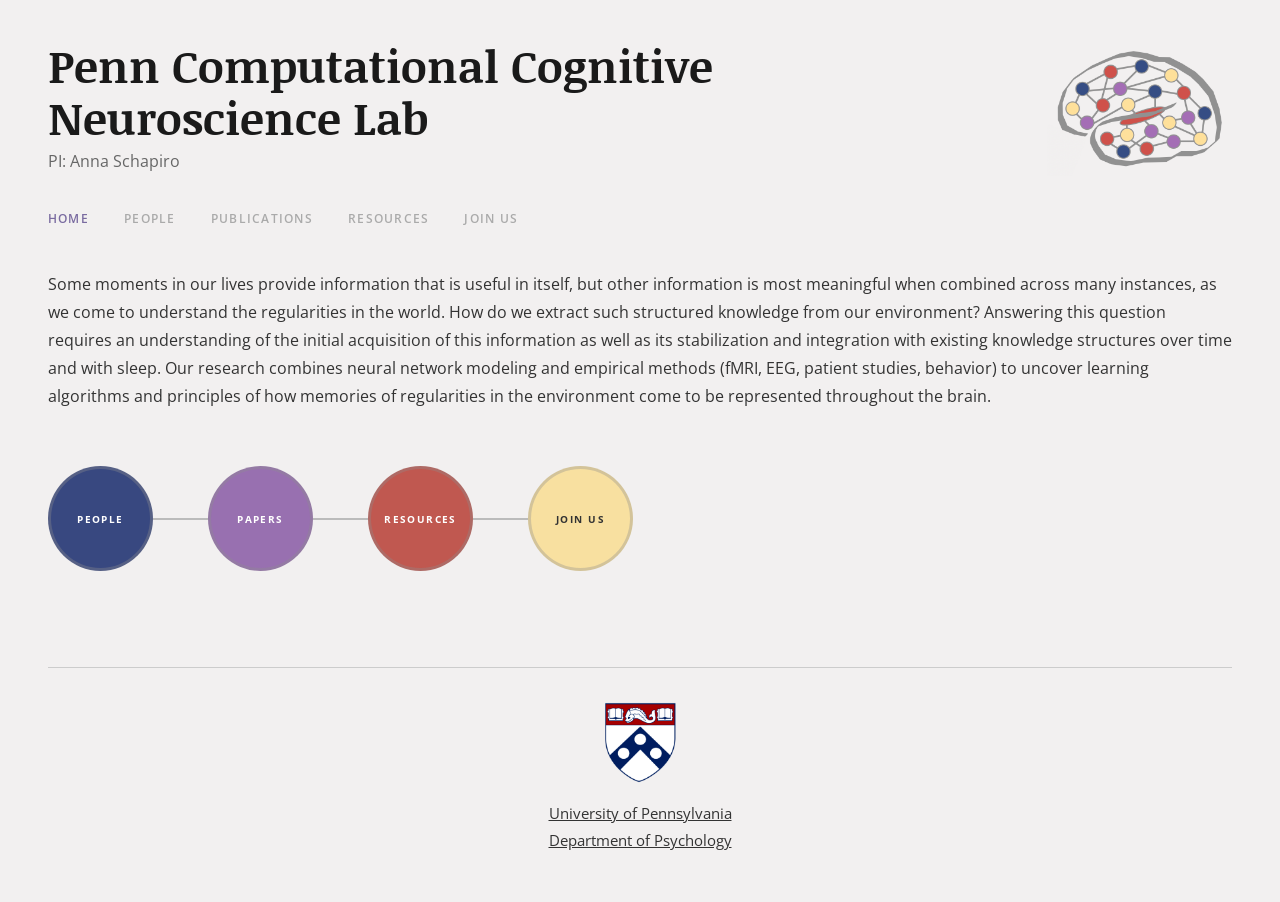
<file: index.html>
<!DOCTYPE html>
<html lang="en">
<head>
  <meta charset="UTF-8" />
  <meta name="viewport" content="width=device-width, initial-scale=1.0" />
  <title>HOME | SchapiroLab</title>
  <link rel="stylesheet" href="styles.css" />
</head>
<body>

<div class="site-header">
  <div>
    <h1 class="site-title">Penn Computational Cognitive<br>Neuroscience Lab</h1>
    <p class="site-subtitle">PI: Anna Schapiro</p>
  </div>
  <img src="images/brain-logo.png" alt="Neural network brain logo" class="brain-logo" />
</div>

<nav class="site-nav">
  <ul>
    <li><a href="index.html" class="active">HOME</a></li>
    <li><a href="people.html">PEOPLE</a></li>
    <li><a href="publications.html">PUBLICATIONS</a></li>
    <li><a href="resources.html">RESOURCES</a></li>
    <li><a href="join-us.html">JOIN US</a></li>
  </ul>
</nav>

<main>
  <p>Some moments in our lives provide information that is useful in itself, but other information is most meaningful when combined across many instances, as we come to understand the regularities in the world. How do we extract such structured knowledge from our environment? Answering this question requires an understanding of the initial acquisition of this information as well as its stabilization and integration with existing knowledge structures over time and with sleep. Our research combines neural network modeling and empirical methods (fMRI, EEG, patient studies, behavior) to uncover learning algorithms and principles of how memories of regularities in the environment come to be represented throughout the brain.</p>

  <div class="circles-row">
    <a href="people.html" class="circle-link circle-navy">PEOPLE</a>
    <div class="circle-connector"></div>
    <a href="publications.html" class="circle-link circle-purple">PAPERS</a>
    <div class="circle-connector"></div>
    <a href="resources.html" class="circle-link circle-red">RESOURCES</a>
    <div class="circle-connector"></div>
    <a href="join-us.html" class="circle-link circle-tan">JOIN US</a>
  </div>
</main>

<footer>
  <hr class="footer-rule" />
  <img src="images/penn-shield.png" alt="University of Pennsylvania shield" class="penn-shield" />
  <a href="https://www.upenn.edu">University of Pennsylvania</a>
  <a href="https://psychology.sas.upenn.edu">Department of Psychology</a>
</footer>

</body>
</html>
</file>
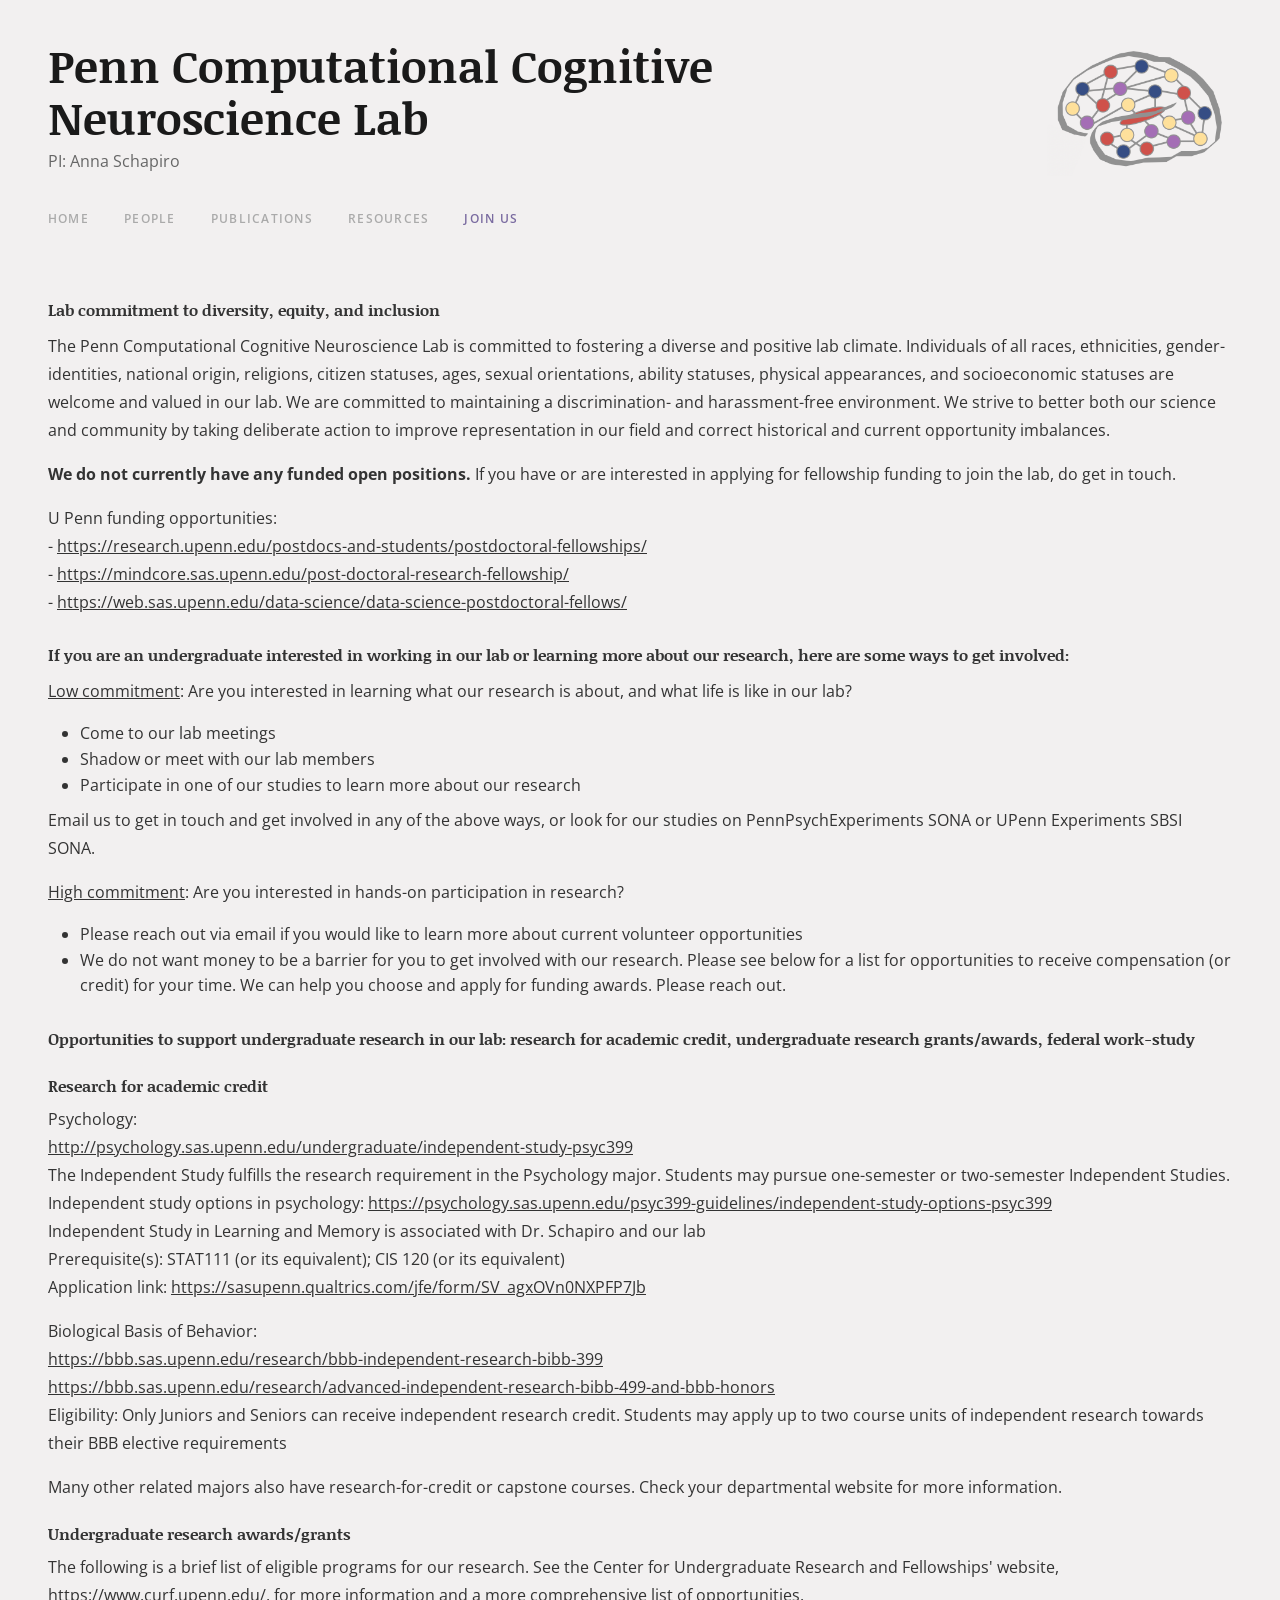
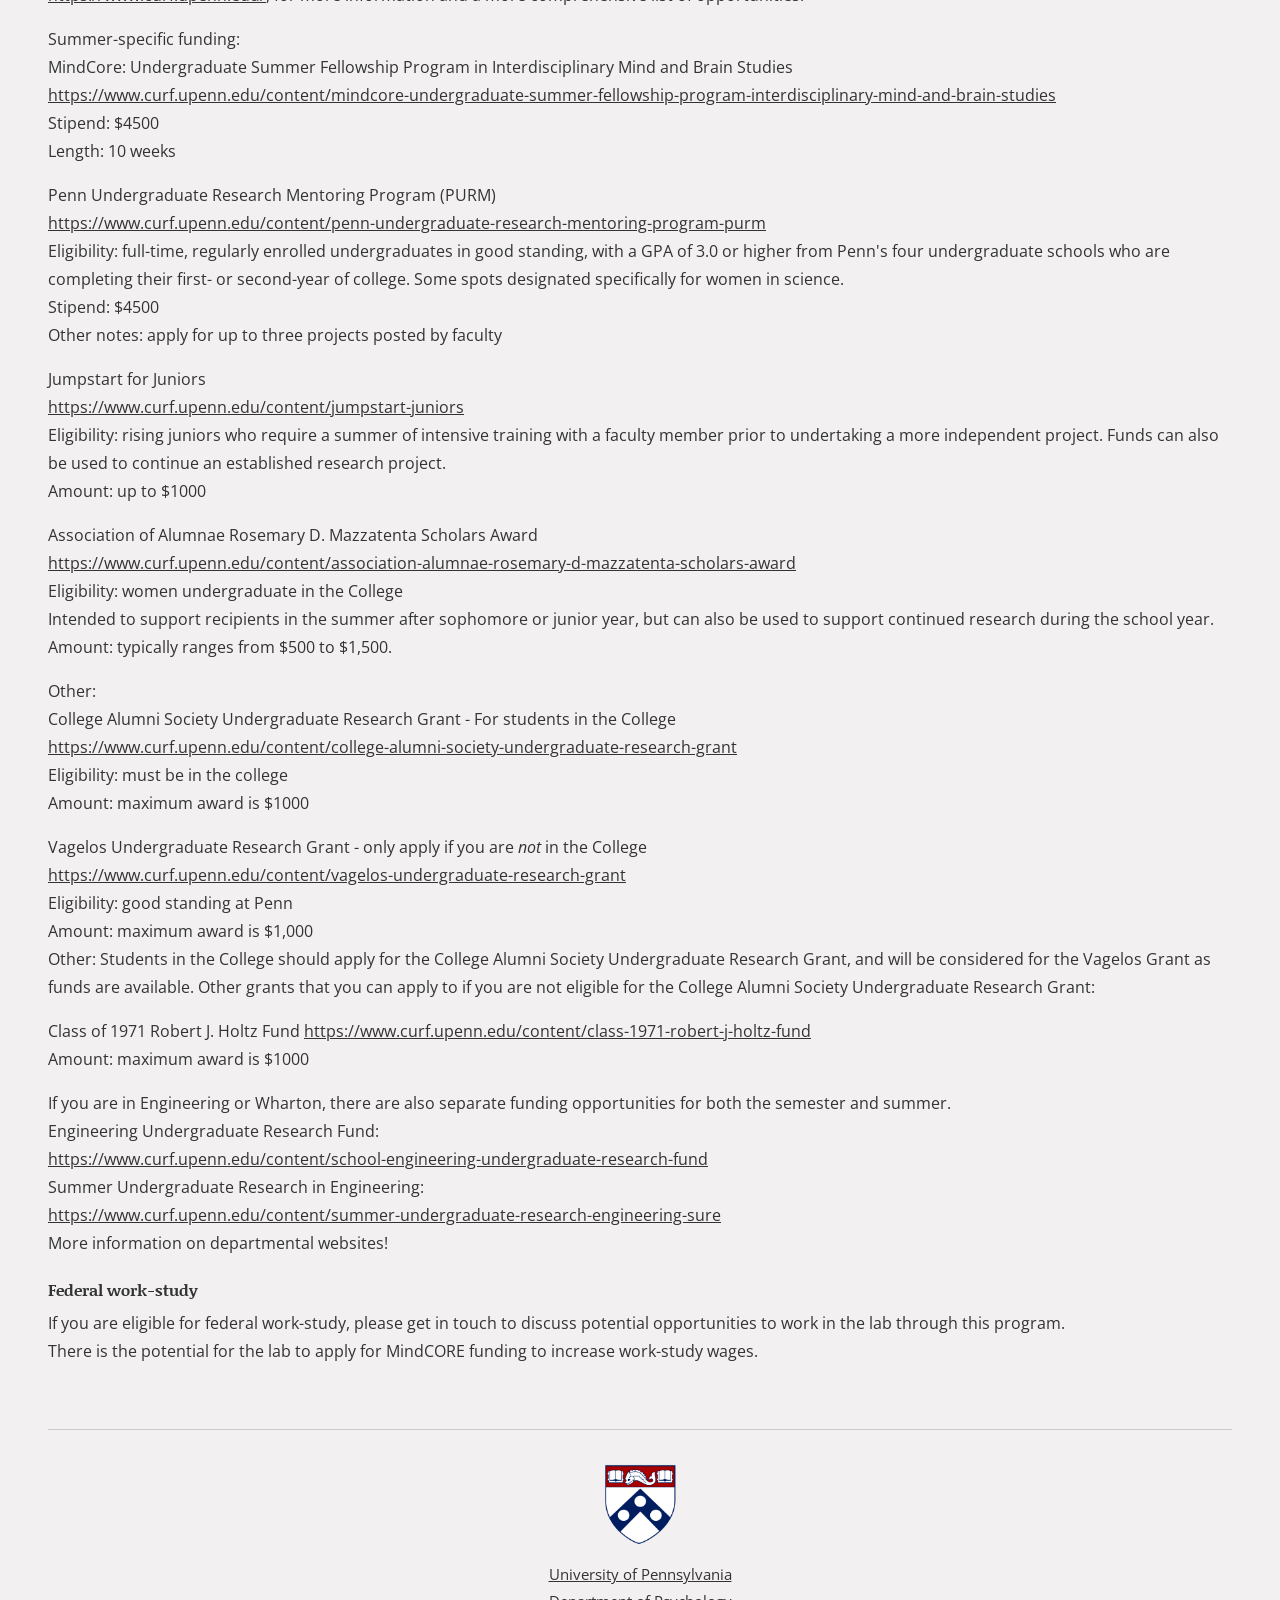
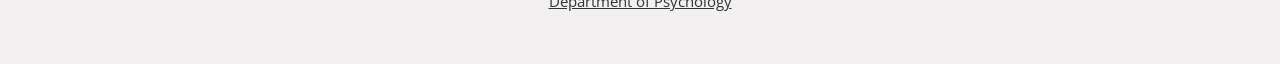
<file: join-us.html>
<!DOCTYPE html>
<html lang="en">
<head>
  <meta charset="UTF-8" />
  <meta name="viewport" content="width=device-width, initial-scale=1.0" />
  <title>JOIN US | SchapiroLab</title>
  <link rel="stylesheet" href="styles.css" />
</head>
<body>

<div class="site-header">
  <div>
    <h1 class="site-title">Penn Computational Cognitive<br>Neuroscience Lab</h1>
    <p class="site-subtitle">PI: Anna Schapiro</p>
  </div>
  <img src="images/brain-logo.png" alt="Neural network brain logo" class="brain-logo" />
</div>

<nav class="site-nav">
  <ul>
    <li><a href="index.html">HOME</a></li>
    <li><a href="people.html">PEOPLE</a></li>
    <li><a href="publications.html">PUBLICATIONS</a></li>
    <li><a href="resources.html">RESOURCES</a></li>
    <li><a href="join-us.html" class="active">JOIN US</a></li>
  </ul>
</nav>

<main>

  <p class="content-h2">Lab commitment to diversity, equity, and inclusion</p>
  <p>The Penn Computational Cognitive Neuroscience Lab is committed to fostering a diverse and positive lab climate. Individuals of all races, ethnicities, gender-identities, national origin, religions, citizen statuses, ages, sexual orientations, ability statuses, physical appearances, and socioeconomic statuses are welcome and valued in our lab. We are committed to maintaining a discrimination- and harassment-free environment. We strive to better both our science and community by taking deliberate action to improve representation in our field and correct historical and current opportunity imbalances.</p>

  <p><strong>We do not currently have any funded open positions.</strong> If you have or are interested in applying for fellowship funding to join the lab, do get in touch.</p>

  <p>U Penn funding opportunities:<br>
  - <a href="https://research.upenn.edu/postdocs-and-students/postdoctoral-fellowships/">https://research.upenn.edu/postdocs-and-students/postdoctoral-fellowships/</a><br>
  - <a href="https://mindcore.sas.upenn.edu/post-doctoral-research-fellowship/">https://mindcore.sas.upenn.edu/post-doctoral-research-fellowship/</a><br>
  - <a href="https://web.sas.upenn.edu/data-science/data-science-postdoctoral-fellows/">https://web.sas.upenn.edu/data-science/data-science-postdoctoral-fellows/</a></p>

  <p class="content-h2">If you are an undergraduate interested in working in our lab or learning more about our research, here are some ways to get involved:</p>

  <p><u>Low commitment</u>: Are you interested in learning what our research is about, and what life is like in our lab?</p>
  <ul style="margin: 0 0 0.5rem 2rem;">
    <li>Come to our lab meetings</li>
    <li>Shadow or meet with our lab members</li>
    <li>Participate in one of our studies to learn more about our research</li>
  </ul>
  <p>Email us to get in touch and get involved in any of the above ways, or look for our studies on PennPsychExperiments SONA or UPenn Experiments SBSI SONA.</p>

  <p><u>High commitment</u>: Are you interested in hands-on participation in research?</p>
  <ul style="margin: 0 0 0.5rem 2rem;">
    <li>Please reach out via email if you would like to learn more about current volunteer opportunities</li>
    <li>We do not want money to be a barrier for you to get involved with our research. Please see below for a list for opportunities to receive compensation (or credit) for your time. We can help you choose and apply for funding awards. Please reach out.</li>
  </ul>

  <p class="content-h2">Opportunities to support undergraduate research in our lab: research for academic credit, undergraduate research grants/awards, federal work-study</p>

  <p class="content-h3">Research for academic credit</p>

  <p>Psychology:<br>
  <a href="http://psychology.sas.upenn.edu/undergraduate/independent-study-psyc399">http://psychology.sas.upenn.edu/undergraduate/independent-study-psyc399</a><br>
  The Independent Study fulfills the research requirement in the Psychology major. Students may pursue one-semester or two-semester Independent Studies.<br>
  Independent study options in psychology: <a href="https://psychology.sas.upenn.edu/psyc399-guidelines/independent-study-options-psyc399">https://psychology.sas.upenn.edu/psyc399-guidelines/independent-study-options-psyc399</a><br>
  Independent Study in Learning and Memory is associated with Dr. Schapiro and our lab<br>
  Prerequisite(s): STAT111 (or its equivalent); CIS 120 (or its equivalent)<br>
  Application link: <a href="https://sasupenn.qualtrics.com/jfe/form/SV_agxOVn0NXPFP7Jb">https://sasupenn.qualtrics.com/jfe/form/SV_agxOVn0NXPFP7Jb</a></p>

  <p>Biological Basis of Behavior:<br>
  <a href="https://bbb.sas.upenn.edu/research/bbb-independent-research-bibb-399">https://bbb.sas.upenn.edu/research/bbb-independent-research-bibb-399</a><br>
  <a href="https://bbb.sas.upenn.edu/research/advanced-independent-research-bibb-499-and-bbb-honors">https://bbb.sas.upenn.edu/research/advanced-independent-research-bibb-499-and-bbb-honors</a><br>
  Eligibility: Only Juniors and Seniors can receive independent research credit. Students may apply up to two course units of independent research towards their BBB elective requirements</p>

  <p>Many other related majors also have research-for-credit or capstone courses. Check your departmental website for more information.</p>

  <p class="content-h3">Undergraduate research awards/grants</p>

  <p>The following is a brief list of eligible programs for our research. See the Center for Undergraduate Research and Fellowships' website, <a href="https://www.curf.upenn.edu/">https://www.curf.upenn.edu/</a>, for more information and a more comprehensive list of opportunities.</p>

  <p>Summer-specific funding:<br>
  MindCore: Undergraduate Summer Fellowship Program in Interdisciplinary Mind and Brain Studies<br>
  <a href="https://www.curf.upenn.edu/content/mindcore-undergraduate-summer-fellowship-program-interdisciplinary-mind-and-brain-studies">https://www.curf.upenn.edu/content/mindcore-undergraduate-summer-fellowship-program-interdisciplinary-mind-and-brain-studies</a><br>
  Stipend: $4500<br>
  Length: 10 weeks</p>

  <p>Penn Undergraduate Research Mentoring Program (PURM)<br>
  <a href="https://www.curf.upenn.edu/content/penn-undergraduate-research-mentoring-program-purm">https://www.curf.upenn.edu/content/penn-undergraduate-research-mentoring-program-purm</a><br>
  Eligibility: full-time, regularly enrolled undergraduates in good standing, with a GPA of 3.0 or higher from Penn's four undergraduate schools who are completing their first- or second-year of college. Some spots designated specifically for women in science.<br>
  Stipend: $4500<br>
  Other notes: apply for up to three projects posted by faculty</p>

  <p>Jumpstart for Juniors<br>
  <a href="https://www.curf.upenn.edu/content/jumpstart-juniors">https://www.curf.upenn.edu/content/jumpstart-juniors</a><br>
  Eligibility: rising juniors who require a summer of intensive training with a faculty member prior to undertaking a more independent project. Funds can also be used to continue an established research project.<br>
  Amount: up to $1000</p>

  <p>Association of Alumnae Rosemary D. Mazzatenta Scholars Award<br>
  <a href="https://www.curf.upenn.edu/content/association-alumnae-rosemary-d-mazzatenta-scholars-award">https://www.curf.upenn.edu/content/association-alumnae-rosemary-d-mazzatenta-scholars-award</a><br>
  Eligibility: women undergraduate in the College<br>
  Intended to support recipients in the summer after sophomore or junior year, but can also be used to support continued research during the school year.<br>
  Amount: typically ranges from $500 to $1,500.</p>

  <p>Other:<br>
  College Alumni Society Undergraduate Research Grant - For students in the College<br>
  <a href="https://www.curf.upenn.edu/content/college-alumni-society-undergraduate-research-grant">https://www.curf.upenn.edu/content/college-alumni-society-undergraduate-research-grant</a><br>
  Eligibility: must be in the college<br>
  Amount: maximum award is $1000</p>

  <p>Vagelos Undergraduate Research Grant - only apply if you are <em>not</em> in the College<br>
  <a href="https://www.curf.upenn.edu/content/vagelos-undergraduate-research-grant">https://www.curf.upenn.edu/content/vagelos-undergraduate-research-grant</a><br>
  Eligibility: good standing at Penn<br>
  Amount: maximum award is $1,000<br>
  Other: Students in the College should apply for the College Alumni Society Undergraduate Research Grant, and will be considered for the Vagelos Grant as funds are available. Other grants that you can apply to if you are not eligible for the College Alumni Society Undergraduate Research Grant:</p>

  <p>Class of 1971 Robert J. Holtz Fund <a href="https://www.curf.upenn.edu/content/class-1971-robert-j-holtz-fund">https://www.curf.upenn.edu/content/class-1971-robert-j-holtz-fund</a><br>
  Amount: maximum award is $1000</p>

  <p>If you are in Engineering or Wharton, there are also separate funding opportunities for both the semester and summer.<br>
  Engineering Undergraduate Research Fund:<br>
  <a href="https://www.curf.upenn.edu/content/school-engineering-undergraduate-research-fund">https://www.curf.upenn.edu/content/school-engineering-undergraduate-research-fund</a><br>
  Summer Undergraduate Research in Engineering:<br>
  <a href="https://www.curf.upenn.edu/content/summer-undergraduate-research-engineering-sure">https://www.curf.upenn.edu/content/summer-undergraduate-research-engineering-sure</a><br>
  More information on departmental websites!</p>

  <p class="content-h3">Federal work-study</p>

  <p>If you are eligible for federal work-study, please get in touch to discuss potential opportunities to work in the lab through this program.<br>
  There is the potential for the lab to apply for MindCORE funding to increase work-study wages.</p>

</main>

<footer>
  <hr class="footer-rule" />
  <img src="images/penn-shield.png" alt="University of Pennsylvania shield" class="penn-shield" />
  <a href="https://www.upenn.edu">University of Pennsylvania</a>
  <a href="https://psychology.sas.upenn.edu">Department of Psychology</a>
</footer>

</body>
</html>
</file>
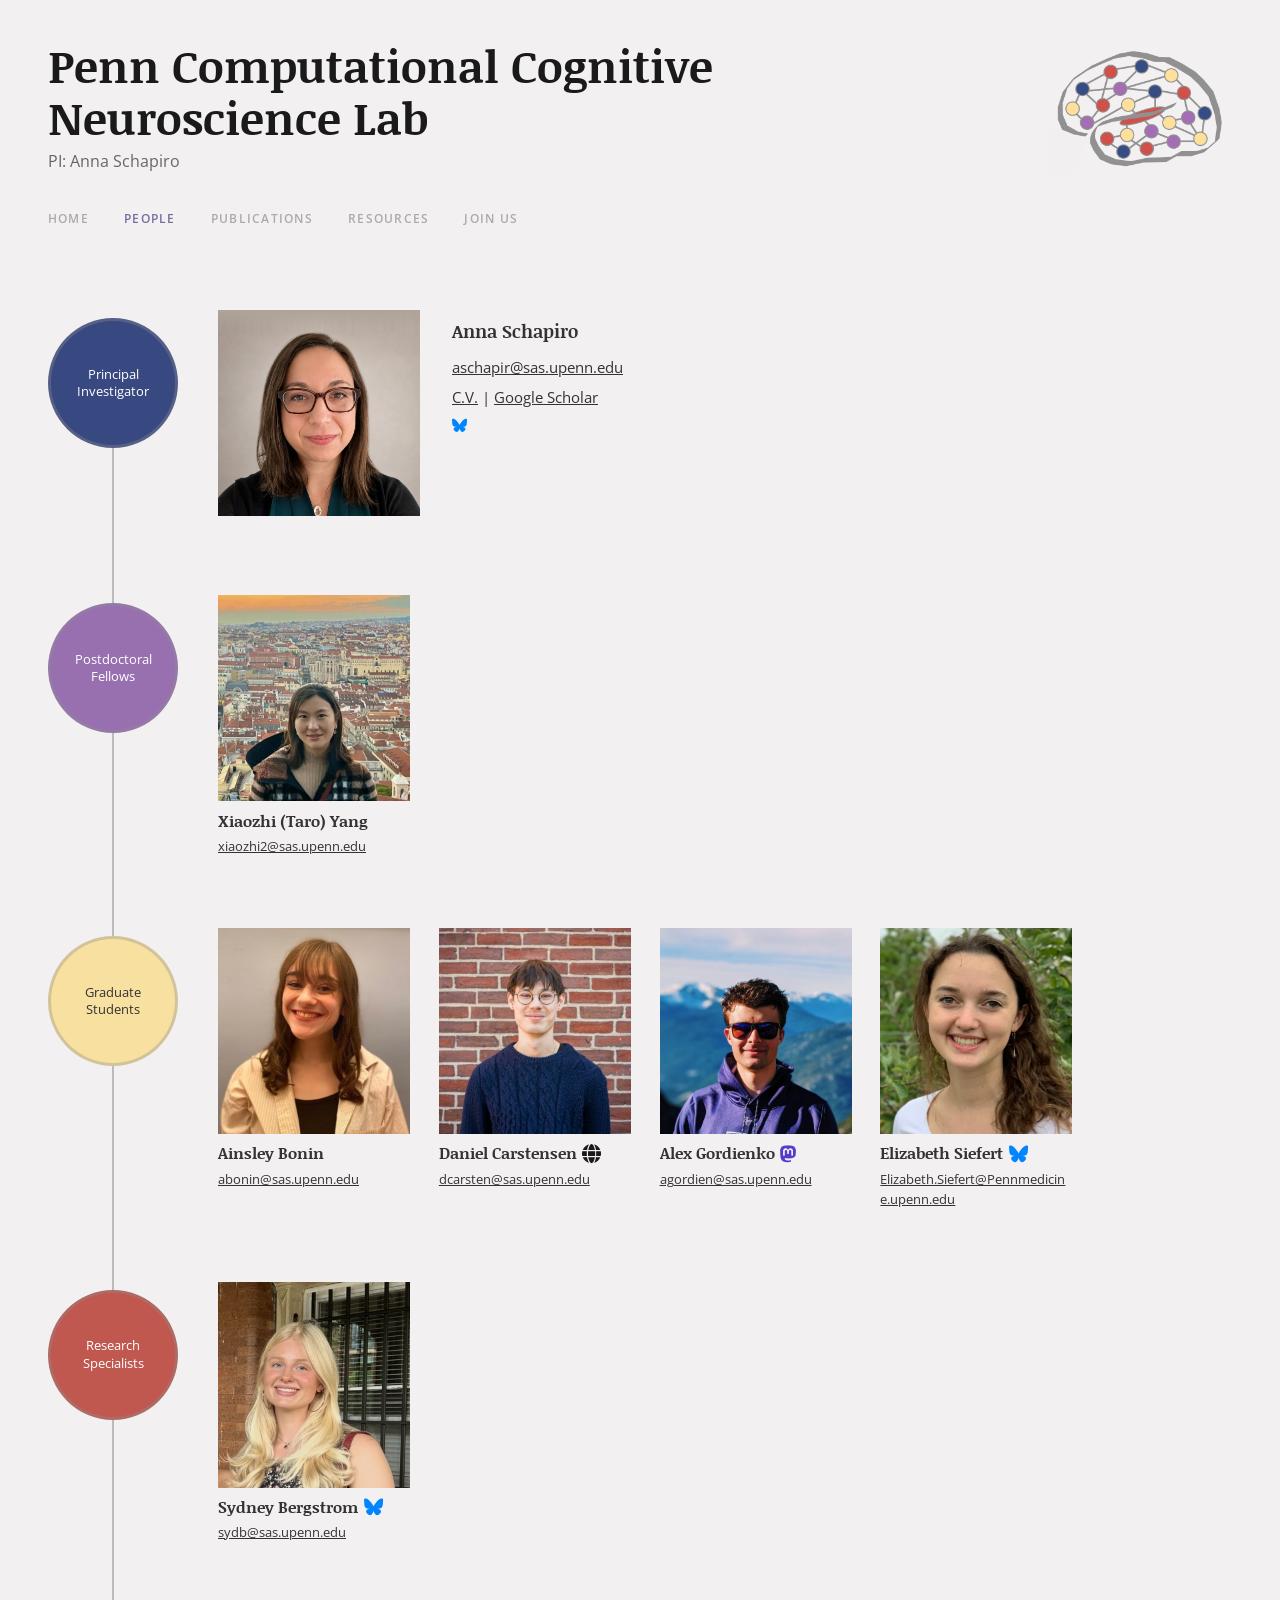
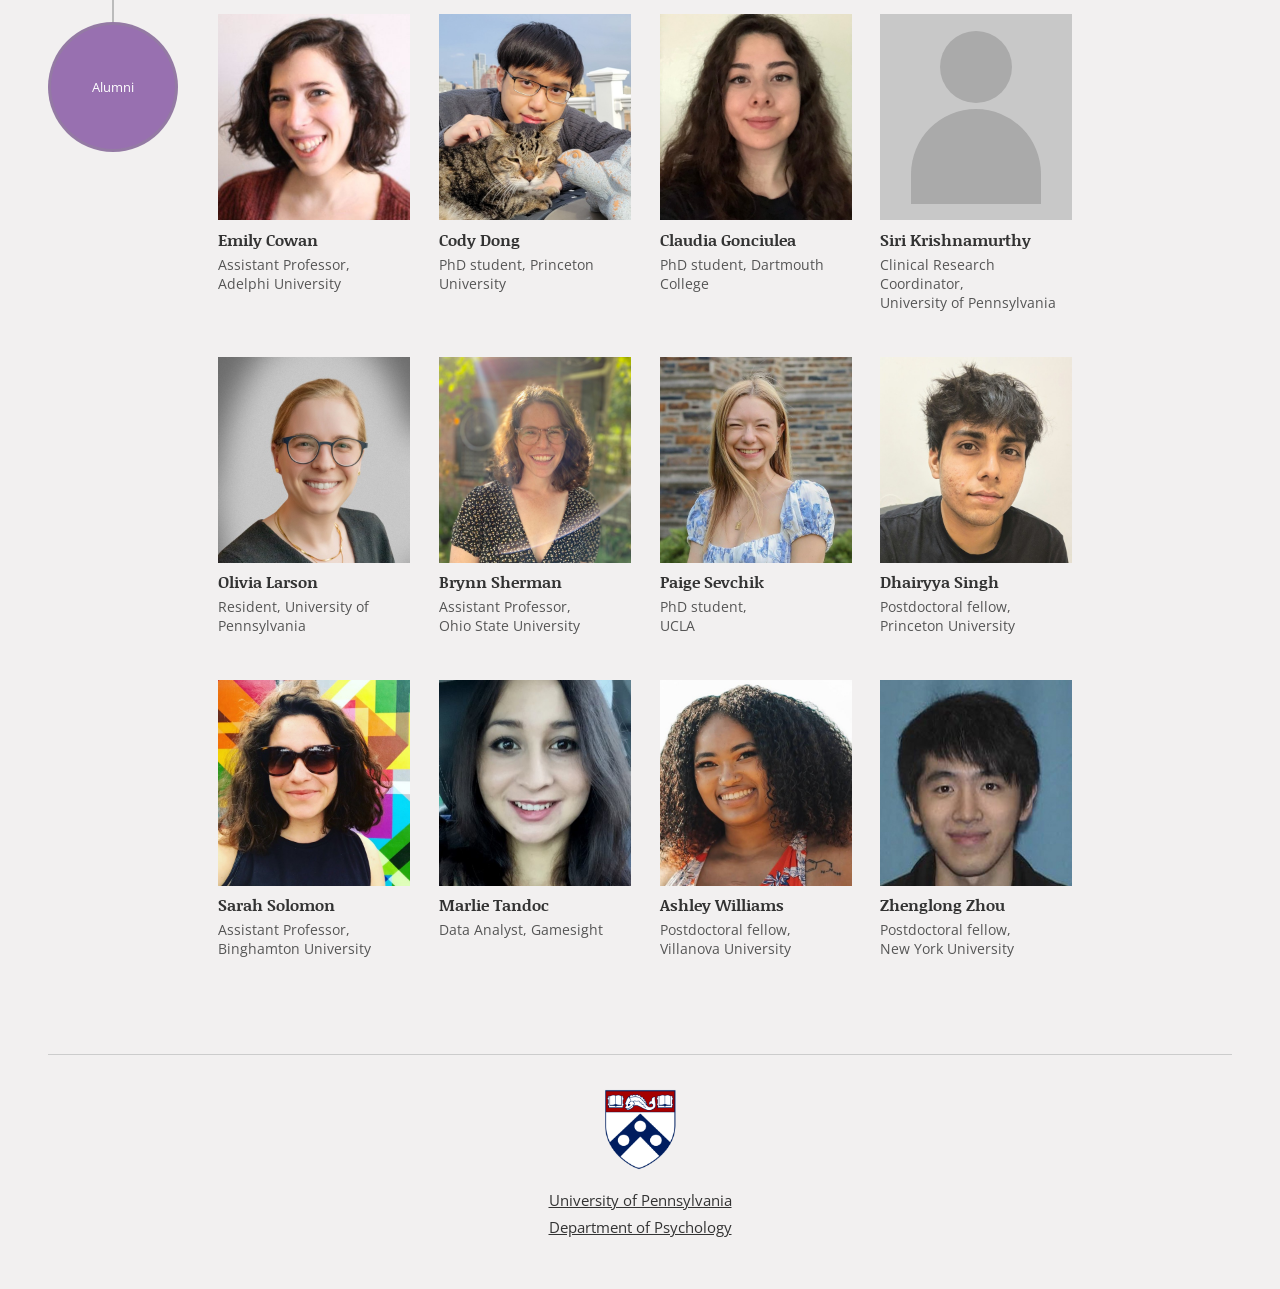
<file: people.html>
<!DOCTYPE html>
<html lang="en">
<head>
  <meta charset="UTF-8" />
  <meta name="viewport" content="width=device-width, initial-scale=1.0" />
  <title>PEOPLE | SchapiroLab</title>
  <link rel="stylesheet" href="styles.css" />
  <link rel="stylesheet" href="https://cdnjs.cloudflare.com/ajax/libs/font-awesome/6.7.2/css/all.min.css" />
</head>
<body>

<div class="site-header">
  <div>
    <h1 class="site-title">Penn Computational Cognitive<br>Neuroscience Lab</h1>
    <p class="site-subtitle">PI: Anna Schapiro</p>
  </div>
  <img src="images/brain-logo.png" alt="Neural network brain logo" class="brain-logo" />
</div>

<nav class="site-nav">
  <ul>
    <li><a href="index.html">HOME</a></li>
    <li><a href="people.html" class="active">PEOPLE</a></li>
    <li><a href="publications.html">PUBLICATIONS</a></li>
    <li><a href="resources.html">RESOURCES</a></li>
    <li><a href="join-us.html">JOIN US</a></li>
  </ul>
</nav>

<main>

  <!-- ── Principal Investigator ── -->
  <div class="people-section">
    <div class="section-row">
      <div class="section-badge badge-pi">Principal<br>Investigator</div>
      <div>
        <div class="pi-layout">
          <img src="images/anna-schapiro.jpg" alt="Anna Schapiro" class="people-photo" style="width:202px;" />
          <div class="pi-info">
            <p class="pi-name">Anna Schapiro</p>
            <a href="mailto:aschapir@sas.upenn.edu">aschapir@sas.upenn.edu</a>
            <p class="pi-links-inline">
              <a href="images/Schapiro_Feb2026_CV.pdf" style="display:inline;">C.V.</a> | <a href="https://scholar.google.com/citations?user=s6NTSjwAAAAJ" style="display:inline;">Google Scholar</a>
            </p>
            <div class="person-name-row" style="margin-top:0.5rem;">
              <a href="https://bsky.app/profile/annaschapiro.bsky.social" class="sicon bluesky" title="Bluesky"><i class="fa-brands fa-bluesky"></i></a>
            </div>
          </div>
        </div>
      </div>
    </div>
  </div>

  <div class="section-connector-v"></div>

  <!-- ── Postdoctoral Fellows ── -->
  <div class="people-section">
    <div class="section-row">
      <div class="section-badge badge-postdoc">Postdoctoral<br>Fellows</div>
      <div class="people-grid">

        <div class="person-item">
          <img src="images/taro-yang.jpg" alt="Xiaozhi (Taro) Yang" class="people-photo" />
          <div class="person-name-row">
            <span class="person-name">Xiaozhi (Taro) Yang</span>
          </div>
          <a href="mailto:xiaozhi2@sas.upenn.edu" class="person-email">xiaozhi2@sas.upenn.edu</a>
        </div>

      </div>
    </div>
  </div>

  <div class="section-connector-v"></div>

  <!-- ── Graduate Students ── -->
  <div class="people-section">
    <div class="section-row">
      <div class="section-badge badge-grad">Graduate<br>Students</div>
      <div class="people-grid">

        <div class="person-item">
          <img src="images/ainsley-bonin.jpg" alt="Ainsley Bonin" class="people-photo" />
          <div class="person-name-row">
            <span class="person-name">Ainsley Bonin</span>
          </div>
          <a href="mailto:abonin@sas.upenn.edu" class="person-email">abonin@sas.upenn.edu</a>
        </div>

        <div class="person-item">
          <img src="images/daniel-carstensen.jpg" alt="Daniel Carstensen" class="people-photo" />
          <div class="person-name-row">
            <span class="person-name">Daniel Carstensen</span>
            <a href="https://danielcarstensen.com/" class="sicon" title="Website"><i class="fa-solid fa-globe"></i></a>
          </div>
          <a href="mailto:dcarsten@sas.upenn.edu" class="person-email">dcarsten@sas.upenn.edu</a>
        </div>

        <div class="person-item">
          <img src="images/alex-gordienko.jpg" alt="Alex Gordienko" class="people-photo" />
          <div class="person-name-row">
            <span class="person-name">Alex Gordienko</span>
            <a href="https://mastodon.online/@alexgordienko_" class="sicon mastodon" title="Mastodon"><i class="fa-brands fa-mastodon"></i></a>
          </div>
          <a href="mailto:agordien@sas.upenn.edu" class="person-email">agordien@sas.upenn.edu</a>
        </div>

        <div class="person-item">
          <img src="images/elizabeth-siefert.jpg" alt="Elizabeth Siefert" class="people-photo" />
          <div class="person-name-row">
            <span class="person-name">Elizabeth Siefert</span>
            <a href="https://bsky.app/profile/lizsiefert.bsky.social" class="sicon bluesky" title="Bluesky"><i class="fa-brands fa-bluesky"></i></a>
          </div>
          <a href="mailto:Elizabeth.Siefert@Pennmedicine.upenn.edu" class="person-email">Elizabeth.Siefert@Pennmedicine.upenn.edu</a>
        </div>

      </div>
    </div>
  </div>

  <div class="section-connector-v"></div>

  <!-- ── Research Specialists ── -->
  <div class="people-section">
    <div class="section-row">
      <div class="section-badge badge-research">Research<br>Specialists</div>
      <div class="people-grid">

        <div class="person-item">
          <img src="images/sydney-bergstrom.jpg" alt="Sydney Bergstrom" class="people-photo" />
          <div class="person-name-row">
            <span class="person-name">Sydney Bergstrom</span>
            <a href="https://bsky.app/profile/sydneybergstrom.bsky.social" class="sicon bluesky" title="Bluesky"><i class="fa-brands fa-bluesky"></i></a>
          </div>
          <a href="mailto:sydb@sas.upenn.edu" class="person-email">sydb@sas.upenn.edu</a>
        </div>

      </div>
    </div>
  </div>

  <div class="section-connector-v"></div>

  <!-- ── Alumni ── -->
  <div class="people-section">
    <div class="section-row">
      <div class="section-badge badge-alumni">Alumni</div>
      <div class="people-grid">

        <div class="person-item">
          <img src="images/emily-cowan.jpg" alt="Emily Cowan" class="people-photo" />
          <div class="person-name-row">
            <span class="person-name">Emily Cowan</span>
          </div>
          <p class="person-role">Assistant Professor,<br>Adelphi University</p>
        </div>

        <div class="person-item">
          <img src="images/cody-dong.jpg" alt="Cody Dong" class="people-photo" />
          <div class="person-name-row">
            <span class="person-name">Cody Dong</span>
          </div>
          <p class="person-role">PhD student, Princeton University</p>
        </div>

        <div class="person-item">
          <img src="images/claudia-gonciulea.jpg" alt="Claudia Gonciulea" class="people-photo" />
          <div class="person-name-row">
            <span class="person-name">Claudia Gonciulea</span>
          </div>
          <p class="person-role">PhD student, Dartmouth College</p>
        </div>

        <div class="person-item">
          <div class="no-photo">
            <div class="silhouette-head"></div>
            <div class="silhouette-body"></div>
          </div>
          <div class="person-name-row">
            <span class="person-name">Siri Krishnamurthy</span>
          </div>
          <p class="person-role">Clinical Research Coordinator,<br>University of Pennsylvania</p>
        </div>

        <div class="person-item">
          <img src="images/olivia-larson.jpg" alt="Olivia Larson" class="people-photo" />
          <div class="person-name-row">
            <span class="person-name">Olivia Larson</span>
          </div>
          <p class="person-role">Resident, University of Pennsylvania</p>
        </div>

        <div class="person-item">
          <img src="images/brynn-sherman.jpg" alt="Brynn Sherman" class="people-photo" />
          <div class="person-name-row">
            <span class="person-name">Brynn Sherman</span>
          </div>
          <p class="person-role">Assistant Professor,<br>Ohio State University</p>
        </div>

        <div class="person-item">
          <img src="images/paige-sevchik.jpg" alt="Paige Sevchik" class="people-photo" />
          <div class="person-name-row">
            <span class="person-name">Paige Sevchik</span>
          </div>
          <p class="person-role">PhD student,<br>UCLA</p>
        </div>

        <div class="person-item">
          <img src="images/dhairyya-singh.jpg" alt="Dhairyya Singh" class="people-photo" />
          <div class="person-name-row">
            <span class="person-name">Dhairyya Singh</span>
          </div>
          <p class="person-role">Postdoctoral fellow,<br>Princeton University</p>
        </div>

        <div class="person-item">
          <img src="images/sarah-solomon.jpg" alt="Sarah Solomon" class="people-photo" />
          <div class="person-name-row">
            <span class="person-name">Sarah Solomon</span>
          </div>
          <p class="person-role">Assistant Professor,<br>Binghamton University</p>
        </div>

        <div class="person-item">
          <img src="images/marlie-tandoc.jpg" alt="Marlie Tandoc" class="people-photo" />
          <div class="person-name-row">
            <span class="person-name">Marlie Tandoc</span>
          </div>
          <p class="person-role">Data Analyst, Gamesight</p>
        </div>

        <div class="person-item">
          <img src="images/ashley-williams.jpg" alt="Ashley Williams" class="people-photo" />
          <div class="person-name-row">
            <span class="person-name">Ashley Williams</span>
          </div>
          <p class="person-role">Postdoctoral fellow,<br>Villanova University</p>
        </div>

        <div class="person-item">
          <img src="images/zhenglong-zhou.jpg" alt="Zhenglong Zhou" class="people-photo" />
          <div class="person-name-row">
            <span class="person-name">Zhenglong Zhou</span>
          </div>
          <p class="person-role">Postdoctoral fellow,<br>New York University</p>
        </div>

      </div>
    </div>
  </div>

</main>

<footer>
  <hr class="footer-rule" />
  <img src="images/penn-shield.png" alt="University of Pennsylvania shield" class="penn-shield" />
  <a href="https://www.upenn.edu">University of Pennsylvania</a>
  <a href="https://psychology.sas.upenn.edu">Department of Psychology</a>
</footer>

</body>
</html>
</file>
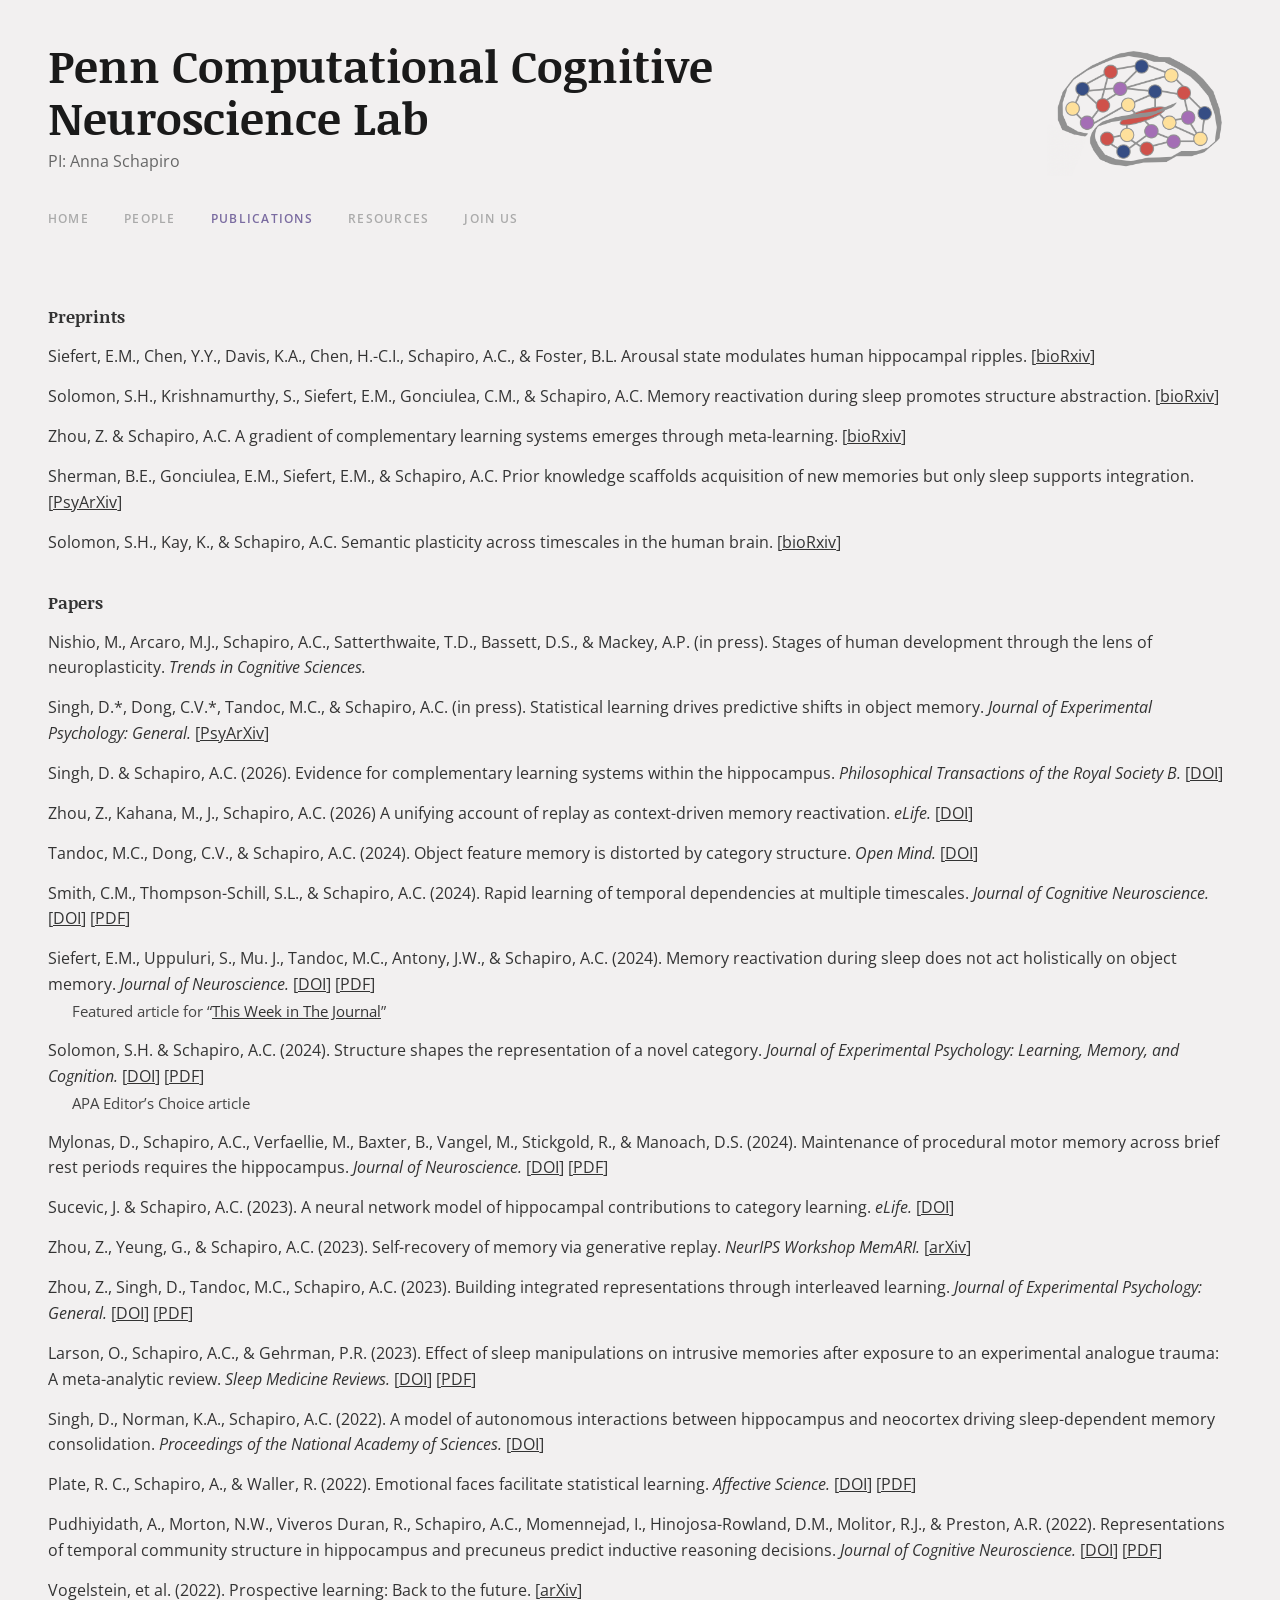
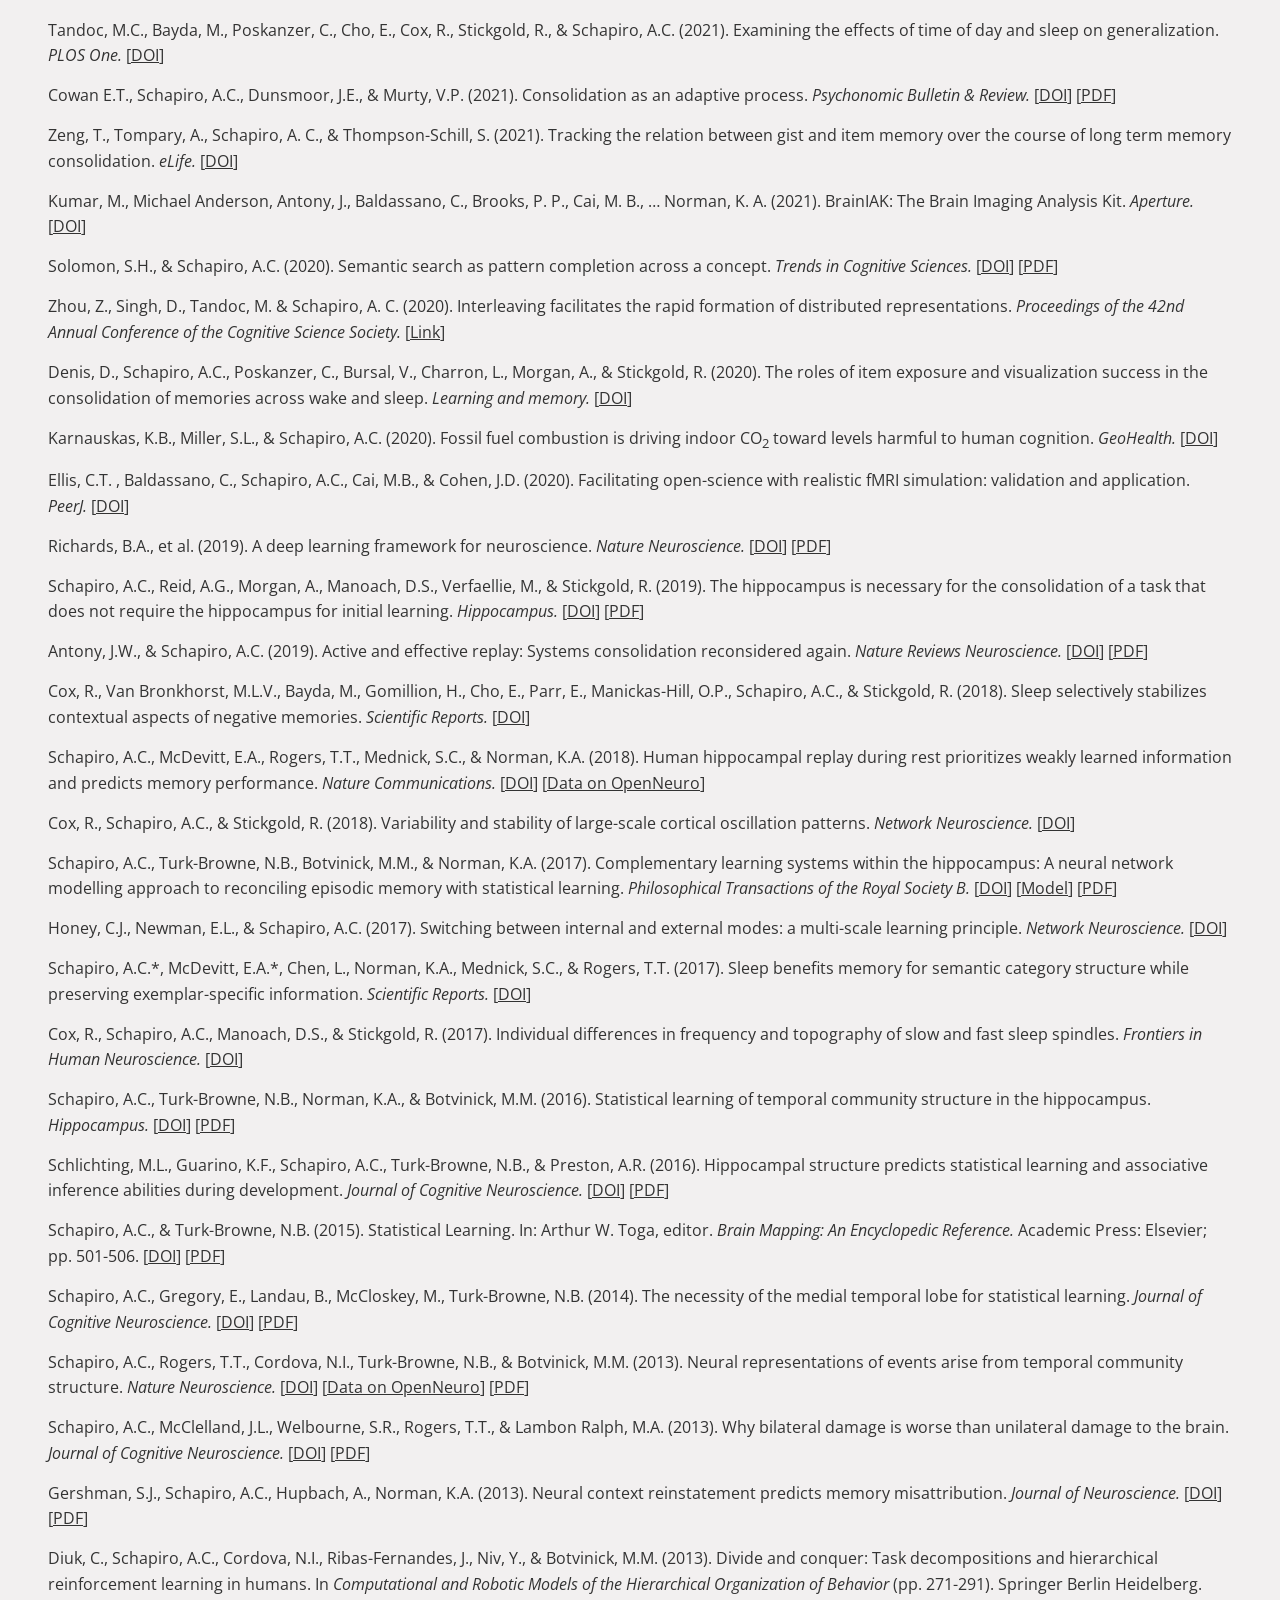
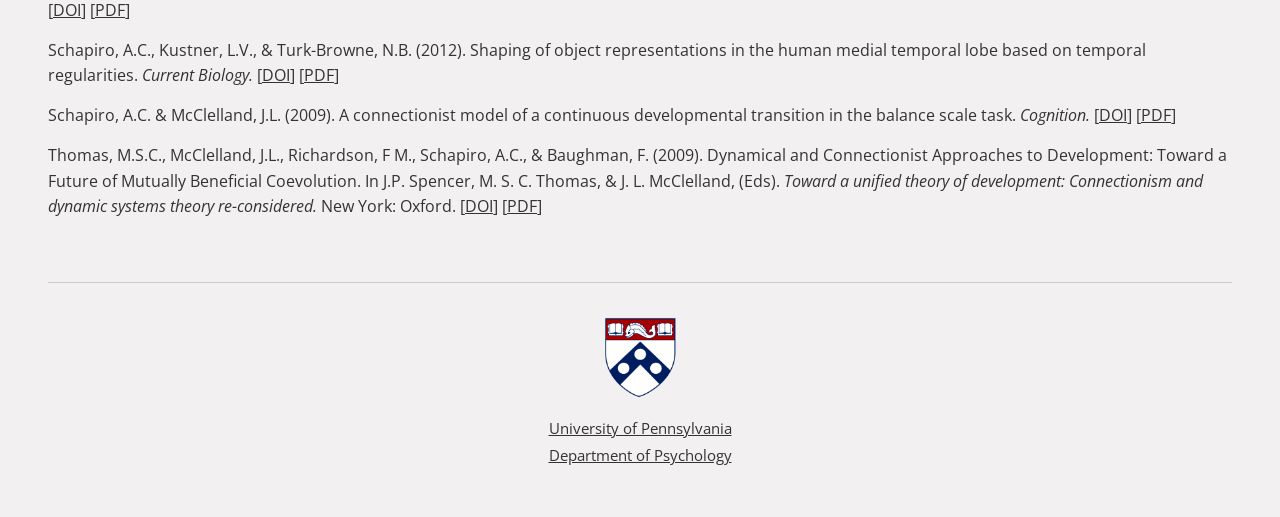
<file: publications.html>
<!DOCTYPE html>
<html lang="en">
<head>
  <meta charset="UTF-8" />
  <meta name="viewport" content="width=device-width, initial-scale=1.0" />
  <title>PUBLICATIONS | SchapiroLab</title>
  <link rel="stylesheet" href="styles.css" />
</head>
<body>

<div class="site-header">
  <div>
    <h1 class="site-title">Penn Computational Cognitive<br>Neuroscience Lab</h1>
    <p class="site-subtitle">PI: Anna Schapiro</p>
  </div>
  <img src="images/brain-logo.png" alt="Neural network brain logo" class="brain-logo" />
</div>

<nav class="site-nav">
  <ul>
    <li><a href="index.html">HOME</a></li>
    <li><a href="people.html">PEOPLE</a></li>
    <li><a href="publications.html" class="active">PUBLICATIONS</a></li>
    <li><a href="resources.html">RESOURCES</a></li>
    <li><a href="join-us.html">JOIN US</a></li>
  </ul>
</nav>

<main>

  <p class="pub-section-title">Preprints</p>
  <ul class="pub-list">
    <li>
      Siefert, E.M., Chen, Y.Y., Davis, K.A., Chen, H.-C.I., Schapiro, A.C., &amp; Foster, B.L. Arousal state modulates human hippocampal ripples. [<a href="https://www.biorxiv.org/content/10.64898/2026.06.26.734578v1">bioRxiv</a>]
    </li>
    <li>
      Solomon, S.H., Krishnamurthy, S., Siefert, E.M., Gonciulea, C.M., &amp; Schapiro, A.C. Memory reactivation during sleep promotes structure abstraction. [<a href="https://www.biorxiv.org/content/10.64898/2026.04.10.717748v1">bioRxiv</a>]
    </li>
    <li>
      Zhou, Z. &amp; Schapiro, A.C. A gradient of complementary learning systems emerges through meta-learning. [<a href="https://www.biorxiv.org/content/10.1101/2025.07.10.664201v1">bioRxiv</a>]
    </li>
    <li>
      Sherman, B.E., Gonciulea, E.M., Siefert, E.M., &amp; Schapiro, A.C. Prior knowledge scaffolds acquisition of new memories but only sleep supports integration. [<a href="https://osf.io/preprints/psyarxiv/bj29n_v1">PsyArXiv</a>]
    </li>
    <li>
      Solomon, S.H., Kay, K., &amp; Schapiro, A.C. Semantic plasticity across timescales in the human brain. [<a href="https://www.biorxiv.org/content/10.1101/2024.02.07.579310v2">bioRxiv</a>]
    </li>
  </ul>

  <p class="pub-section-title">Papers</p>
  <ul class="pub-list">
    <li>
      Nishio, M., Arcaro, M.J., Schapiro, A.C., Satterthwaite, T.D., Bassett, D.S., &amp; Mackey, A.P. (in press). Stages of human development through the lens of neuroplasticity. <em>Trends in Cognitive Sciences.</em>
    </li>
    <li>
      Singh, D.*, Dong, C.V.*, Tandoc, M.C., &amp; Schapiro, A.C. (in press). Statistical learning drives predictive shifts in object memory. <em>Journal of Experimental Psychology: General.</em> [<a href="https://osf.io/preprints/psyarxiv/yuxb6_v1">PsyArXiv</a>]
    </li>
    <li>
      Singh, D. &amp; Schapiro, A.C. (2026). Evidence for complementary learning systems within the hippocampus. <em>Philosophical Transactions of the Royal Society B.</em> [<a href="https://doi.org/10.1098/rstb.2025.0243">DOI</a>]
    </li>
    <li>
      Zhou, Z., Kahana, M., J., Schapiro, A.C. (2026) A unifying account of replay as context-driven memory reactivation. <em>eLife.</em> [<a href="https://doi.org/10.7554/eLife.99931.3">DOI</a>]
    </li>
    <li>
      Tandoc, M.C., Dong, C.V., &amp; Schapiro, A.C. (2024). Object feature memory is distorted by category structure. <em>Open Mind.</em> [<a href="http://doi.org/10.1162/opmi_a_00170">DOI</a>]
    </li>
    <li>
      Smith, C.M., Thompson-Schill, S.L., &amp; Schapiro, A.C. (2024). Rapid learning of temporal dependencies at multiple timescales. <em>Journal of Cognitive Neuroscience.</em> [<a href="https://doi.org/10.1162/jocn_a_02232">DOI</a>] [<a href="papers/Smith_etal_2024.pdf">PDF</a>]
    </li>
    <li>
      Siefert, E.M., Uppuluri, S., Mu. J., Tandoc, M.C., Antony, J.W., &amp; Schapiro, A.C. (2024). Memory reactivation during sleep does not act holistically on object memory. <em>Journal of Neuroscience.</em> [<a href="https://doi.org/10.1523/JNEUROSCI.0022-24.2024">DOI</a>] [<a href="papers/Siefert_etal_2024_JNeurosci.pdf">PDF</a>]
      <span class="pub-note">Featured article for &#8220;<a href="https://www.jneurosci.org/content/44/24/etwij44242024">This Week in The Journal</a>&#8221;</span>
    </li>
    <li>
      Solomon, S.H. &amp; Schapiro, A.C. (2024). Structure shapes the representation of a novel category. <em>Journal of Experimental Psychology: Learning, Memory, and Cognition.</em> [<a href="https://doi.org/10.1037/xlm0001257">DOI</a>] [<a href="papers/Solomon_Schapiro_2024_JEPLMC.pdf">PDF</a>]
      <span class="pub-note">APA Editor&#8217;s Choice article</span>
    </li>
    <li>
      Mylonas, D., Schapiro, A.C., Verfaellie, M., Baxter, B., Vangel, M., Stickgold, R., &amp; Manoach, D.S. (2024). Maintenance of procedural motor memory across brief rest periods requires the hippocampus. <em>Journal of Neuroscience.</em> [<a href="https://doi.org/10.1523/JNEUROSCI.1839-23.2024">DOI</a>] [<a href="papers/Mylonas_etal_2024_JNeurosci.pdf">PDF</a>]
    </li>
    <li>
      Sucevic, J. &amp; Schapiro, A.C. (2023). A neural network model of hippocampal contributions to category learning. <em>eLife.</em> [<a href="https://doi.org/10.7554/eLife.77185">DOI</a>]
    </li>
    <li>
      Zhou, Z., Yeung, G., &amp; Schapiro, A.C. (2023). Self-recovery of memory via generative replay. <em>NeurIPS Workshop MemARI.</em> [<a href="https://arxiv.org/abs/2301.06030">arXiv</a>]
    </li>
    <li>
      Zhou, Z., Singh, D., Tandoc, M.C., Schapiro, A.C. (2023). Building integrated representations through interleaved learning. <em>Journal of Experimental Psychology: General.</em> [<a href="https://doi.org/10.1037/xge0001399">DOI</a>] [<a href="papers/Zhou_etal_2023_JEPG.pdf">PDF</a>]
    </li>
    <li>
      Larson, O., Schapiro, A.C., &amp; Gehrman, P.R. (2023). Effect of sleep manipulations on intrusive memories after exposure to an experimental analogue trauma: A meta-analytic review. <em>Sleep Medicine Reviews.</em> [<a href="https://doi.org/10.1016/j.smrv.2023.101768">DOI</a>] [<a href="papers/Larson_etal_2023_SleepMedicineReviews.pdf">PDF</a>]
    </li>
    <li>
      Singh, D., Norman, K.A., Schapiro, A.C. (2022). A model of autonomous interactions between hippocampus and neocortex driving sleep-dependent memory consolidation. <em>Proceedings of the National Academy of Sciences.</em> [<a href="https://doi.org/10.1073/pnas.2123432119">DOI</a>]
    </li>
    <li>
      Plate, R. C., Schapiro, A., &amp; Waller, R. (2022). Emotional faces facilitate statistical learning. <em>Affective Science.</em> [<a href="https://doi.org/10.1007/s42761-022-00130-9">DOI</a>] [<a href="papers/Plate_etal_2022_AffectiveScience.pdf">PDF</a>]
    </li>
    <li>
      Pudhiyidath, A., Morton, N.W., Viveros Duran, R., Schapiro, A.C., Momennejad, I., Hinojosa-Rowland, D.M., Molitor, R.J., &amp; Preston, A.R. (2022). Representations of temporal community structure in hippocampus and precuneus predict inductive reasoning decisions. <em>Journal of Cognitive Neuroscience.</em> [<a href="https://doi.org/10.1162/jocn_a_01864">DOI</a>] [<a href="papers/Pudhiyidath_etal_2022_JCognNeurosci.pdf">PDF</a>]
    </li>
    <li>
      Vogelstein, et al. (2022). Prospective learning: Back to the future. [<a href="https://arxiv.org/abs/2201.07372">arXiv</a>]
    </li>
    <li>
      Tandoc, M.C., Bayda, M., Poskanzer, C., Cho, E., Cox, R., Stickgold, R., &amp; Schapiro, A.C. (2021). Examining the effects of time of day and sleep on generalization. <em>PLOS One.</em> [<a href="https://doi.org/10.1371/journal.pone.0255423">DOI</a>]
    </li>
    <li>
      Cowan E.T., Schapiro, A.C., Dunsmoor, J.E., &amp; Murty, V.P. (2021). Consolidation as an adaptive process. <em>Psychonomic Bulletin &amp; Review.</em> [<a href="https://doi.org/10.3758/s13423-021-01978-x">DOI</a>] [<a href="papers/Cowan_etal_2021_PsychBulletinReview.pdf">PDF</a>]
    </li>
    <li>
      Zeng, T., Tompary, A., Schapiro, A. C., &amp; Thompson-Schill, S. (2021). Tracking the relation between gist and item memory over the course of long term memory consolidation. <em>eLife.</em> [<a href="https://doi.org/10.7554/eLife.65588">DOI</a>]
    </li>
    <li>
      Kumar, M., Michael Anderson, Antony, J., Baldassano, C., Brooks, P. P., Cai, M. B., &#8230; Norman, K. A. (2021). BrainIAK: The Brain Imaging Analysis Kit. <em>Aperture.</em> [<a href="https://doi.org/10.52294/31bb5b68-2184-411b-8c00-a1dacb61e1da">DOI</a>]
    </li>
    <li>
      Solomon, S.H., &amp; Schapiro, A.C. (2020). Semantic search as pattern completion across a concept. <em>Trends in Cognitive Sciences.</em> [<a href="https://doi.org/10.1016/j.tics.2020.06.001">DOI</a>] [<a href="papers/Solomon_Schapiro_2020_TICS.pdf">PDF</a>]
    </li>
    <li>
      Zhou, Z., Singh, D., Tandoc, M. &amp; Schapiro, A. C. (2020). Interleaving facilitates the rapid formation of distributed representations. <em>Proceedings of the 42nd Annual Conference of the Cognitive Science Society.</em> [<a href="https://escholarship.org/uc/item/10q7g2cm">Link</a>]
    </li>
    <li>
      Denis, D., Schapiro, A.C., Poskanzer, C., Bursal, V., Charron, L., Morgan, A., &amp; Stickgold, R. (2020). The roles of item exposure and visualization success in the consolidation of memories across wake and sleep. <em>Learning and memory.</em> [<a href="https://doi.org/10.1101/lm.051383.120">DOI</a>]
    </li>
    <li>
      Karnauskas, K.B., Miller, S.L., &amp; Schapiro, A.C. (2020). Fossil fuel combustion is driving indoor CO<sub>2</sub> toward levels harmful to human cognition. <em>GeoHealth.</em> [<a href="https://doi.org/10.1029/2019GH000237">DOI</a>]
    </li>
    <li>
      Ellis, C.T. , Baldassano, C., Schapiro, A.C., Cai, M.B., &amp; Cohen, J.D. (2020). Facilitating open-science with realistic fMRI simulation: validation and application. <em>PeerJ.</em> [<a href="https://doi.org/10.7717/peerj.8564">DOI</a>]
    </li>
    <li>
      Richards, B.A., et al. (2019). A deep learning framework for neuroscience. <em>Nature Neuroscience.</em> [<a href="https://doi.org/10.1038/s41593-019-0520-2">DOI</a>] [<a href="papers/Richards_etal_2019_NatureNeuroscience.pdf">PDF</a>]
    </li>
    <li>
      Schapiro, A.C., Reid, A.G., Morgan, A., Manoach, D.S., Verfaellie, M., &amp; Stickgold, R. (2019). The hippocampus is necessary for the consolidation of a task that does not require the hippocampus for initial learning. <em>Hippocampus.</em> [<a href="https://doi.org/10.1002/hipo.23101">DOI</a>] [<a href="papers/Schapiro_etal_2019_Hippocampus.pdf">PDF</a>]
    </li>
    <li>
      Antony, J.W., &amp; Schapiro, A.C. (2019). Active and effective replay: Systems consolidation reconsidered again. <em>Nature Reviews Neuroscience.</em> [<a href="https://doi.org/10.1038/s41583-019-0191-8">DOI</a>] [<a href="papers/Antony_Schapiro_2019_NatureReviewsNeuroscience.pdf">PDF</a>]
    </li>
    <li>
      Cox, R., Van Bronkhorst, M.L.V., Bayda, M., Gomillion, H., Cho, E., Parr, E., Manickas-Hill, O.P., Schapiro, A.C., &amp; Stickgold, R. (2018). Sleep selectively stabilizes contextual aspects of negative memories. <em>Scientific Reports.</em> [<a href="https://doi.org/10.1038/s41598-018-35999-9">DOI</a>]
    </li>
    <li>
      Schapiro, A.C., McDevitt, E.A., Rogers, T.T., Mednick, S.C., &amp; Norman, K.A. (2018). Human hippocampal replay during rest prioritizes weakly learned information and predicts memory performance. <em>Nature Communications.</em> [<a href="https://doi.org/10.1038/s41467-018-06213-1">DOI</a>] [<a href="https://openneuro.org/datasets/ds001454/versions/1.3.0">Data on OpenNeuro</a>]
    </li>
    <li>
      Cox, R., Schapiro, A.C., &amp; Stickgold, R. (2018). Variability and stability of large-scale cortical oscillation patterns. <em>Network Neuroscience.</em> [<a href="https://doi.org/10.1162/netn_a_00075">DOI</a>]
    </li>
    <li>
      Schapiro, A.C., Turk-Browne, N.B., Botvinick, M.M., &amp; Norman, K.A. (2017). Complementary learning systems within the hippocampus: A neural network modelling approach to reconciling episodic memory with statistical learning. <em>Philosophical Transactions of the Royal Society B.</em> [<a href="https://doi.org/10.1098/rstb.2016.0049">DOI</a>] [<a href="https://dataspace.princeton.edu/jspui/handle/88435/dsp010v838304r">Model</a>] [<a href="papers/Schapiro_etal_2017_PhilosophicalTransactions.pdf">PDF</a>]
    </li>
    <li>
      Honey, C.J., Newman, E.L., &amp; Schapiro, A.C. (2017). Switching between internal and external modes: a multi-scale learning principle. <em>Network Neuroscience.</em> [<a href="https://doi.org/10.1162/netn_a_00024">DOI</a>]
    </li>
    <li>
      Schapiro, A.C.*, McDevitt, E.A.*, Chen, L., Norman, K.A., Mednick, S.C., &amp; Rogers, T.T. (2017). Sleep benefits memory for semantic category structure while preserving exemplar-specific information. <em>Scientific Reports.</em> [<a href="https://doi.org/10.1038/s41598-017-12884-5">DOI</a>]
    </li>
    <li>
      Cox, R., Schapiro, A.C., Manoach, D.S., &amp; Stickgold, R. (2017). Individual differences in frequency and topography of slow and fast sleep spindles. <em>Frontiers in Human Neuroscience.</em> [<a href="https://doi.org/10.3389/fnhum.2017.00433">DOI</a>]
    </li>
    <li>
      Schapiro, A.C., Turk-Browne, N.B., Norman, K.A., &amp; Botvinick, M.M. (2016). Statistical learning of temporal community structure in the hippocampus. <em>Hippocampus.</em> [<a href="https://doi.org/10.1002/hipo.22547">DOI</a>] [<a href="papers/Schapiro_etal_2016_Hippocampus.pdf">PDF</a>]
    </li>
    <li>
      Schlichting, M.L., Guarino, K.F., Schapiro, A.C., Turk-Browne, N.B., &amp; Preston, A.R. (2016). Hippocampal structure predicts statistical learning and associative inference abilities during development. <em>Journal of Cognitive Neuroscience.</em> [<a href="https://doi.org/10.1162/jocn_a_01028">DOI</a>] [<a href="papers/Schlichting_2017_JCognNeurosci.pdf">PDF</a>]
    </li>
    <li>
      Schapiro, A.C., &amp; Turk-Browne, N.B. (2015). Statistical Learning. In: Arthur W. Toga, editor. <em>Brain Mapping: An Encyclopedic Reference.</em> Academic Press: Elsevier; pp. 501-506. [<a href="https://doi.org/10.1016/B978-0-12-397025-1.00276-1">DOI</a>] [<a href="papers/Schapiro_Turk-Browne_2015_BrainMapping.pdf">PDF</a>]
    </li>
    <li>
      Schapiro, A.C., Gregory, E., Landau, B., McCloskey, M., Turk-Browne, N.B. (2014). The necessity of the medial temporal lobe for statistical learning. <em>Journal of Cognitive Neuroscience.</em> [<a href="https://doi.org/10.1162/jocn_a_00578">DOI</a>] [<a href="papers/Schapiro_etal_2014_JCognNeurosci.pdf">PDF</a>]
    </li>
    <li>
      Schapiro, A.C., Rogers, T.T., Cordova, N.I., Turk-Browne, N.B., &amp; Botvinick, M.M. (2013). Neural representations of events arise from temporal community structure. <em>Nature Neuroscience.</em> [<a href="https://doi.org/10.1038/nn.3331">DOI</a>] [<a href="https://openneuro.org/datasets/ds001621/versions/1.1.0">Data on OpenNeuro</a>] [<a href="papers/Schapiro_etal_2013_NatureNeuroscience.pdf">PDF</a>]
    </li>
    <li>
      Schapiro, A.C., McClelland, J.L., Welbourne, S.R., Rogers, T.T., &amp; Lambon Ralph, M.A. (2013). Why bilateral damage is worse than unilateral damage to the brain. <em>Journal of Cognitive Neuroscience.</em> [<a href="https://doi.org/10.1162/jocn_a_00441">DOI</a>] [<a href="papers/Schapiro_etal_2013_JCognNeurosci.pdf">PDF</a>]
    </li>
    <li>
      Gershman, S.J., Schapiro, A.C., Hupbach, A., Norman, K.A. (2013). Neural context reinstatement predicts memory misattribution. <em>Journal of Neuroscience.</em> [<a href="https://doi.org/10.1523/jneurosci.0096-13.2013">DOI</a>] [<a href="papers/Gershman_etal_2013_JNeurosci.pdf">PDF</a>]
    </li>
    <li>
      Diuk, C., Schapiro, A.C., Cordova, N.I., Ribas-Fernandes, J., Niv, Y., &amp; Botvinick, M.M. (2013). Divide and conquer: Task decompositions and hierarchical reinforcement learning in humans. In <em>Computational and Robotic Models of the Hierarchical Organization of Behavior</em> (pp. 271-291). Springer Berlin Heidelberg. [<a href="https://doi.org/10.1007/978-3-642-39875-9_12">DOI</a>] [<a href="papers/Diuk_etal_2013_SpringerBerlin.pdf">PDF</a>]
    </li>
    <li>
      Schapiro, A.C., Kustner, L.V., &amp; Turk-Browne, N.B. (2012). Shaping of object representations in the human medial temporal lobe based on temporal regularities. <em>Current Biology.</em> [<a href="https://doi.org/10.1016/j.cub.2012.06.056">DOI</a>] [<a href="papers/Schapiro_etal_2012_CurrentBiology.pdf">PDF</a>]
    </li>
    <li>
      Schapiro, A.C. &amp; McClelland, J.L. (2009). A connectionist model of a continuous developmental transition in the balance scale task. <em>Cognition.</em> [<a href="https://doi.org/10.1016/j.cognition.2009.08.008">DOI</a>] [<a href="papers/Schapiro_McClelland_2009_Cognition.pdf">PDF</a>]
    </li>
    <li>
      Thomas, M.S.C., McClelland, J.L., Richardson, F M., Schapiro, A.C., &amp; Baughman, F. (2009). Dynamical and Connectionist Approaches to Development: Toward a Future of Mutually Beneficial Coevolution. In J.P. Spencer, M. S. C. Thomas, &amp; J. L. McClelland, (Eds). <em>Toward a unified theory of development: Connectionism and dynamic systems theory re-considered.</em> New York: Oxford. [<a href="http://dx.doi.org/10.1093/acprof:oso/9780195300598.001.0001">DOI</a>] [<a href="papers/Thomas_etal_2009_OxfordUniversityPress.pdf">PDF</a>]
    </li>
  </ul>

</main>

<footer>
  <hr class="footer-rule" />
  <img src="images/penn-shield.png" alt="University of Pennsylvania shield" class="penn-shield" />
  <a href="https://www.upenn.edu">University of Pennsylvania</a>
  <a href="https://psychology.sas.upenn.edu">Department of Psychology</a>
</footer>

</body>
</html>
</file>
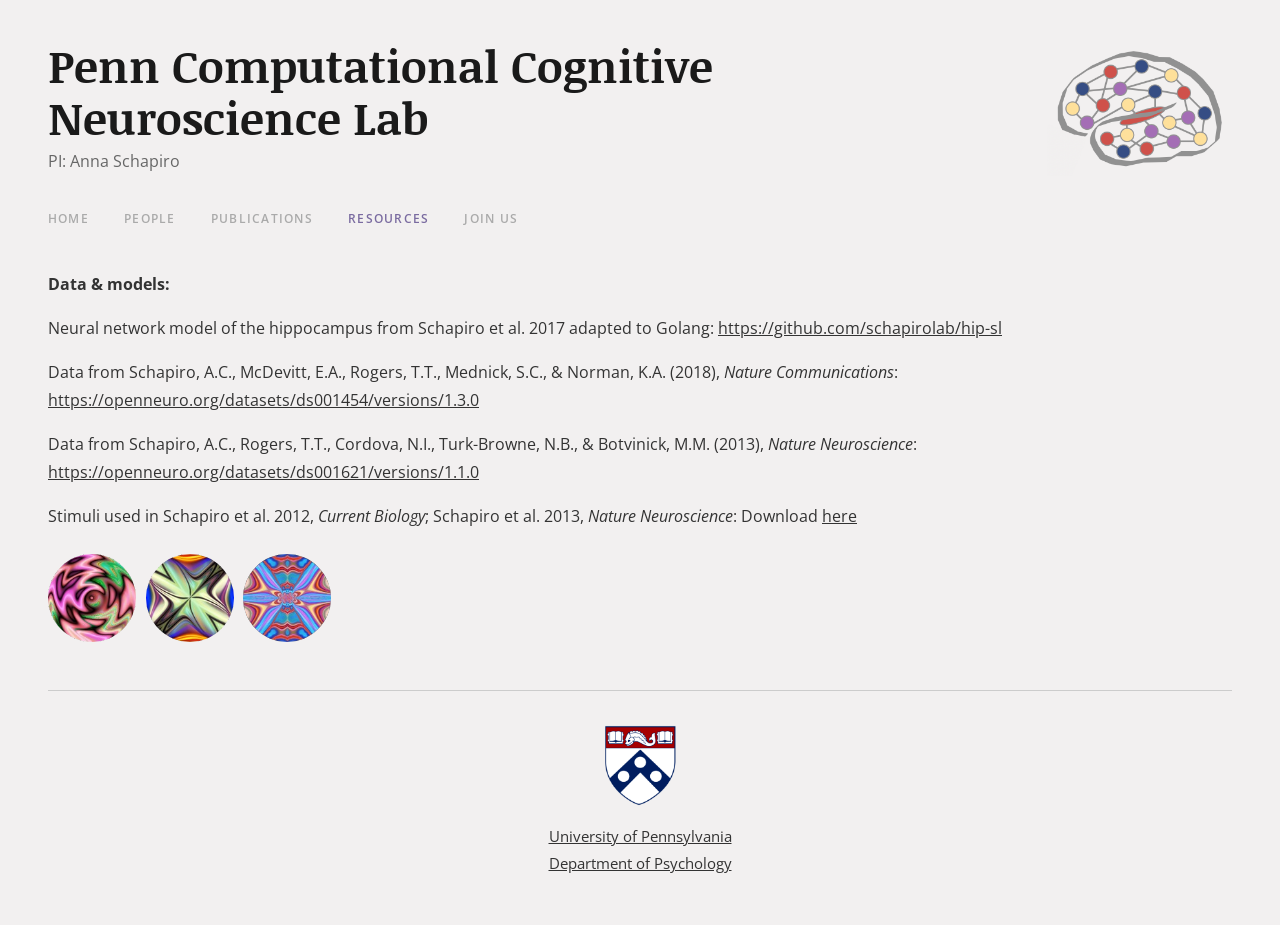
<file: resources.html>
<!DOCTYPE html>
<html lang="en">
<head>
  <meta charset="UTF-8" />
  <meta name="viewport" content="width=device-width, initial-scale=1.0" />
  <title>RESOURCES | SchapiroLab</title>
  <link rel="stylesheet" href="styles.css" />
</head>
<body>

<div class="site-header">
  <div>
    <h1 class="site-title">Penn Computational Cognitive<br>Neuroscience Lab</h1>
    <p class="site-subtitle">PI: Anna Schapiro</p>
  </div>
  <img src="images/brain-logo.png" alt="Neural network brain logo" class="brain-logo" />
</div>

<nav class="site-nav">
  <ul>
    <li><a href="index.html">HOME</a></li>
    <li><a href="people.html">PEOPLE</a></li>
    <li><a href="publications.html">PUBLICATIONS</a></li>
    <li><a href="resources.html" class="active">RESOURCES</a></li>
    <li><a href="join-us.html">JOIN US</a></li>
  </ul>
</nav>

<main>

  <p><strong>Data &amp; models:</strong></p>

  <p>Neural network model of the hippocampus from Schapiro et al. 2017 adapted to Golang: <a href="https://github.com/schapirolab/hip-sl">https://github.com/schapirolab/hip-sl</a></p>

  <p>Data from Schapiro, A.C., McDevitt, E.A., Rogers, T.T., Mednick, S.C., &amp; Norman, K.A. (2018), <em>Nature Communications</em>: <a href="https://openneuro.org/datasets/ds001454/versions/1.3.0">https://openneuro.org/datasets/ds001454/versions/1.3.0</a></p>

  <p>Data from Schapiro, A.C., Rogers, T.T., Cordova, N.I., Turk-Browne, N.B., &amp; Botvinick, M.M. (2013), <em>Nature Neuroscience</em>: <a href="https://openneuro.org/datasets/ds001621/versions/1.1.0">https://openneuro.org/datasets/ds001621/versions/1.1.0</a></p>

  <p>Stimuli used in Schapiro et al. 2012, <em>Current Biology</em>; Schapiro et al. 2013, <em>Nature Neuroscience</em>: Download <a href="abstract_discs.zip">here</a></p>

  <div class="stimulus-images">
    <img src="images/stimulus1.jpg" alt="Stimulus 1" class="stimulus-img" />
    <img src="images/stimulus2.jpg" alt="Stimulus 2" class="stimulus-img" />
    <img src="images/stimulus3.jpg" alt="Stimulus 3" class="stimulus-img" />
  </div>

</main>

<footer>
  <hr class="footer-rule" />
  <img src="images/penn-shield.png" alt="University of Pennsylvania shield" class="penn-shield" />
  <a href="https://www.upenn.edu">University of Pennsylvania</a>
  <a href="https://psychology.sas.upenn.edu">Department of Psychology</a>
</footer>

</body>
</html>
</file>
<file: styles.css>
@import url('https://fonts.googleapis.com/css2?family=Noticia+Text:ital,wght@0,400;0,700;1,400;1,700&family=Open+Sans:wght@400;600;700;800&display=swap');
@import url('https://cdnjs.cloudflare.com/ajax/libs/font-awesome/6.7.2/css/all.min.css');

* {
  margin: 0;
  padding: 0;
  box-sizing: border-box;
}

body {
  font-family: 'Open Sans', sans-serif;
  background-color: #f2f0f0;
  color: #333;
  line-height: 1.6;
}

a {
  color: #333;
  text-decoration: underline;
}

a:hover {
  color: #7a6ba0;
}

/* ─── Site Header ─── */

.site-header {
  display: flex;
  justify-content: space-between;
  align-items: flex-start;
  padding: 2.5rem 3rem 0;
}

.site-title {
  font-family: 'Noticia Text', serif;
  font-size: 2.8rem;
  font-weight: 700;
  color: #1a1a1a;
  line-height: 1.15;
  margin-bottom: 0.35rem;
}

.site-subtitle {
  font-size: 1rem;
  color: #666;
  font-weight: 400;
}

.brain-logo {
  width: 185px;
  height: auto;
  margin-top: 0.3rem;
  flex-shrink: 0;
}

/* ─── Navigation ─── */

.site-nav {
  padding: 1.8rem 3rem 0;
}

.site-nav ul {
  list-style: none;
  display: flex;
  gap: 2.2rem;
  padding-bottom: 0;
}

.site-nav ul li a {
  font-size: 0.78rem;
  font-weight: 600;
  letter-spacing: 0.1em;
  text-transform: uppercase;
  text-decoration: none;
  color: #aaa;
}

.site-nav ul li a.active {
  color: #7a6ba0;
}

.site-nav ul li a:hover {
  color: #7a6ba0;
  text-decoration: none;
}

/* ─── Main Content ─── */

main {
  padding: 2.5rem 3rem 3rem;
}

main p {
  margin-bottom: 1rem;
  font-size: 1rem;
  line-height: 1.75;
}

/* ─── Home: Three Circles ─── */

.circles-row {
  display: flex;
  align-items: center;
  margin: 3.5rem 0 3rem;
}

.circle-link {
  width: 105px;
  height: 105px;
  border-radius: 50%;
  display: flex;
  align-items: center;
  justify-content: center;
  color: white;
  font-size: 0.63rem;
  font-weight: 700;
  letter-spacing: 0.14em;
  text-decoration: none;
  flex-shrink: 0;
  border: 3px solid rgba(140, 140, 140, 0.35);
}

.circle-link:hover {
  opacity: 0.88;
  text-decoration: none;
  color: white;
}

.circle-link.circle-tan:hover {
  color: #333;
}

.circle-connector {
  height: 2px;
  width: 55px;
  background: #bbb;
}

.circle-navy   { background-color: #384880; }
.circle-purple { background-color: #9870b0; }
.circle-red    { background-color: #c05850; }
.circle-tan    { background-color: #f8e0a0; color: #333; }

/* ─── Footer ─── */

footer {
  text-align: center;
  padding: 0 3rem 3rem;
}

.footer-rule {
  border: none;
  border-top: 1px solid #ccc;
  margin-bottom: 2rem;
}

.penn-shield {
  width: 78px;
  height: auto;
  display: block;
  margin: 0 auto 0.9rem;
}

footer a {
  display: block;
  color: #333;
  text-decoration: underline;
  font-size: 0.95rem;
  line-height: 1.8;
}

/* ─── Publications ─── */

.pub-section-title {
  font-family: 'Noticia Text', serif;
  font-size: 1.05rem;
  font-weight: 700;
  color: #333;
  margin: 2rem 0 0.8rem;
}

.pub-list {
  list-style: none;
  padding: 0;
}

.pub-list li {
  margin-bottom: 0.9rem;
  font-size: 0.97rem;
  line-height: 1.65;
}

.pub-note {
  display: block;
  margin-left: 1.5rem;
  font-size: 0.93rem;
  color: #444;
  margin-top: 0.1rem;
}

/* ─── Content headings (Join Us / Resources) ─── */

.content-h2 {
  font-family: 'Noticia Text', serif;
  font-size: 1rem;
  font-weight: 700;
  margin: 1.6rem 0 0.5rem;
}

.content-h3 {
  font-family: 'Noticia Text', serif;
  font-size: 1rem;
  font-weight: 700;
  margin: 1.2rem 0 0.3rem;
}

/* ─── Resources ─── */

.stimulus-images {
  display: flex;
  gap: 0.6rem;
  margin-top: 1.5rem;
}

.stimulus-img {
  width: 88px;
  height: 88px;
  border-radius: 50%;
  object-fit: cover;
}

/* ─── Contact Form ─── */

.contact-form {
  margin-top: 1.5rem;
  max-width: 480px;
}

.form-row-two {
  display: flex;
  gap: 1.5rem;
  margin-bottom: 1.2rem;
}

.form-group {
  flex: 1;
}

.form-group label,
.form-group-full label {
  display: block;
  font-size: 0.92rem;
  color: #555;
  margin-bottom: 0.25rem;
}

.form-group input,
.form-group-full input,
.form-group-full textarea {
  width: 100%;
  border: none;
  border-bottom: 1px solid #999;
  background: transparent;
  padding: 0.2rem 0;
  font-family: 'Open Sans', sans-serif;
  font-size: 0.95rem;
  color: #333;
  outline: none;
}

.form-group-full {
  margin-bottom: 1.2rem;
}

.form-group-full textarea {
  height: 80px;
  resize: none;
  display: block;
}

.form-send-row {
  border-top: 1px solid #999;
  margin-top: 0.5rem;
  padding-top: 0.4rem;
  text-align: center;
}

.btn-send {
  background: transparent;
  border: none;
  font-family: 'Open Sans', sans-serif;
  font-size: 0.95rem;
  color: #333;
  cursor: pointer;
  padding: 0.3rem 1rem;
}

.btn-send:hover {
  color: #7a6ba0;
}

/* ─── People page ─── */

.people-section {
  padding: 2.5rem 0 2rem;
  position: relative;
}

/* Line from badge bottom of each section down to badge top of next section */
.people-section:not(:last-child)::after {
  content: '';
  position: absolute;
  width: 2px;
  background: #bbb;
  left: 65px;                              /* center of 130px badge */
  transform: translateX(-50%);
  top: calc(2.5rem + 0.5rem + 130px);     /* bottom edge of badge */
  bottom: -3rem;                           /* = -(2.5rem + 0.5rem) into next section, landing at next badge top */
}

.section-connector-v {
  display: none;
}

.section-row {
  display: flex;
  align-items: flex-start;
  gap: 2.5rem;
}

/* Circle badge labels */
.section-badge {
  width: 130px;
  height: 130px;
  border-radius: 50%;
  display: flex;
  align-items: center;
  justify-content: center;
  text-align: center;
  font-size: 0.82rem;
  line-height: 1.35;
  flex-shrink: 0;
  margin-top: 0.5rem;
  border: 3px solid rgba(140, 140, 140, 0.35);
}

.badge-pi       { background: #384880; color: white; }
.badge-grad     { background: #f8e0a0; color: #333; }
.badge-postdoc  { background: #9870b0; color: white; }
.badge-research { background: #c05850; color: white; }
.badge-alumni   { background: #9870b0; color: white; }

/* PI layout: photo left, info right */
.pi-layout {
  display: flex;
  gap: 2rem;
  align-items: flex-start;
}

.people-photo-lg {
  width: 248px;
  height: auto;
  object-fit: cover;
  display: block;
}

.pi-info {
  padding-top: 0.3rem;
}

.pi-name {
  font-family: 'Noticia Text', serif;
  font-size: 1.15rem;
  font-weight: 700;
  margin-bottom: 0.5rem;
}

.pi-info a {
  display: block;
  font-size: 0.95rem;
  margin-bottom: 0.25rem;
  text-decoration: underline;
}

.pi-links-inline {
  display: inline;
  font-size: 0.95rem;
}

.pi-links-inline a {
  display: inline;
  margin-bottom: 0;
}

/* People grid (grad students, alumni) */
.people-grid {
  display: flex;
  gap: 1.8rem;
  flex-wrap: wrap;
}

.person-item {
  display: flex;
  flex-direction: column;
  width: 192px;
}

.people-photo {
  width: 192px;
  height: 206px;
  object-fit: cover;
  object-position: top;
  display: block;
  margin-bottom: 0.45rem;
}

/* Silhouette placeholder for no-photo */
.no-photo {
  width: 192px;
  height: 206px;
  background: #c8c8c8;
  display: flex;
  flex-direction: column;
  align-items: center;
  justify-content: center;
  margin-bottom: 0.45rem;
  overflow: hidden;
}

.silhouette-head {
  width: 72px;
  height: 72px;
  background: #aaa;
  border-radius: 50%;
}

.silhouette-body {
  width: 130px;
  height: 95px;
  background: #aaa;
  border-radius: 65px 65px 0 0;
  margin-top: 6px;
}

/* Name row (name + social icons inline) */
.person-name-row {
  display: flex;
  align-items: center;
  gap: 0.35rem;
  flex-wrap: wrap;
  margin-bottom: 0.15rem;
}

.person-name {
  font-family: 'Noticia Text', serif;
  font-weight: 700;
  font-size: 0.97rem;
}

.person-email {
  font-size: 0.8rem;
  word-break: break-all;
  text-decoration: underline;
  color: #333;
}

.person-role {
  font-size: 0.88rem;
  color: #555;
  line-height: 1.35;
}

/* Social icons */
.sicon {
  font-size: 1.2rem;
  text-decoration: none;
  color: #1a1a1a;
  line-height: 1;
}

.sicon:hover {
  opacity: 0.7;
  text-decoration: none;
}

.sicon.bluesky  { color: #0085ff; }
.sicon.mastodon { color: #563acc; }

/* ─── Mobile Responsive ─── */

@media (max-width: 640px) {

  /* Header */
  .site-header {
    padding: 1.4rem 1.2rem 0;
    align-items: center;
  }

  .site-title {
    font-size: 1.65rem;
  }

  .brain-logo {
    width: 75px;
  }

  /* Nav */
  .site-nav {
    padding: 1rem 1.2rem 0;
  }

  .site-nav ul {
    gap: 1rem;
    flex-wrap: wrap;
  }

  /* Main & Footer */
  main {
    padding: 1.5rem 1.2rem 2rem;
  }

  footer {
    padding: 0 1.2rem 2rem;
  }

  /* Home circles — scale down to fit in one row */
  .circles-row {
    margin: 2rem 0;
  }

  .circle-link {
    width: 68px;
    height: 68px;
    font-size: 0.5rem;
  }

  .circle-connector {
    width: 14px;
  }

  /* Hide vertical connectors on mobile */
  .people-section:not(:last-child)::after {
    display: none;
  }

  /* People: stack badge above grid */
  .section-row {
    flex-direction: column;
    gap: 1.2rem;
  }

  .section-badge {
    width: 95px;
    height: 95px;
    font-size: 0.75rem;
  }

  /* PI layout: stack photo above info */
  .pi-layout {
    flex-direction: column;
    gap: 1rem;
  }

  .people-photo-lg {
    width: 100%;
    max-width: 280px;
  }

  /* People grid: 2 columns */
  .people-grid {
    gap: 1rem;
  }

  .person-item {
    width: calc(50% - 0.5rem);
  }

  .people-photo,
  .no-photo {
    width: 100%;
    height: auto;
    aspect-ratio: 192 / 206;
  }

  /* Contact form: stack two-column row */
  .form-row-two {
    flex-direction: column;
    gap: 0;
  }

}
</file>
